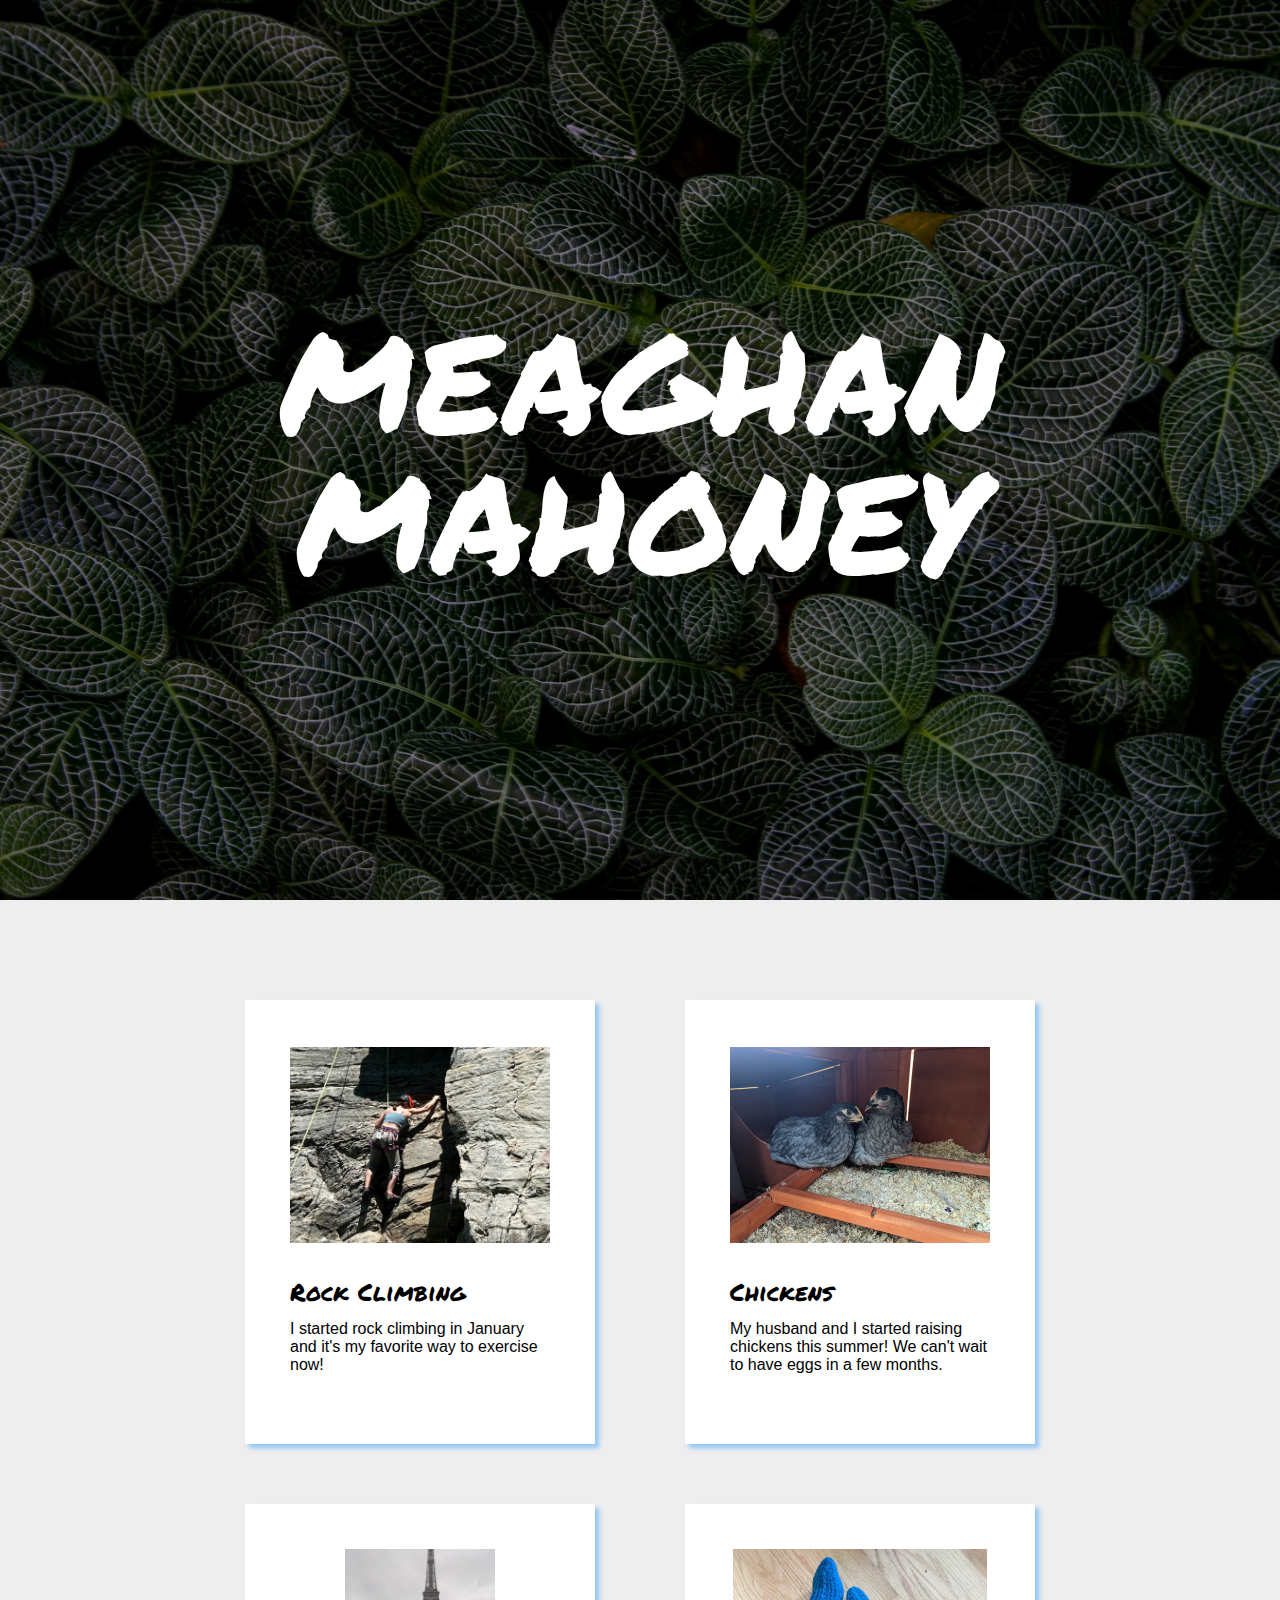
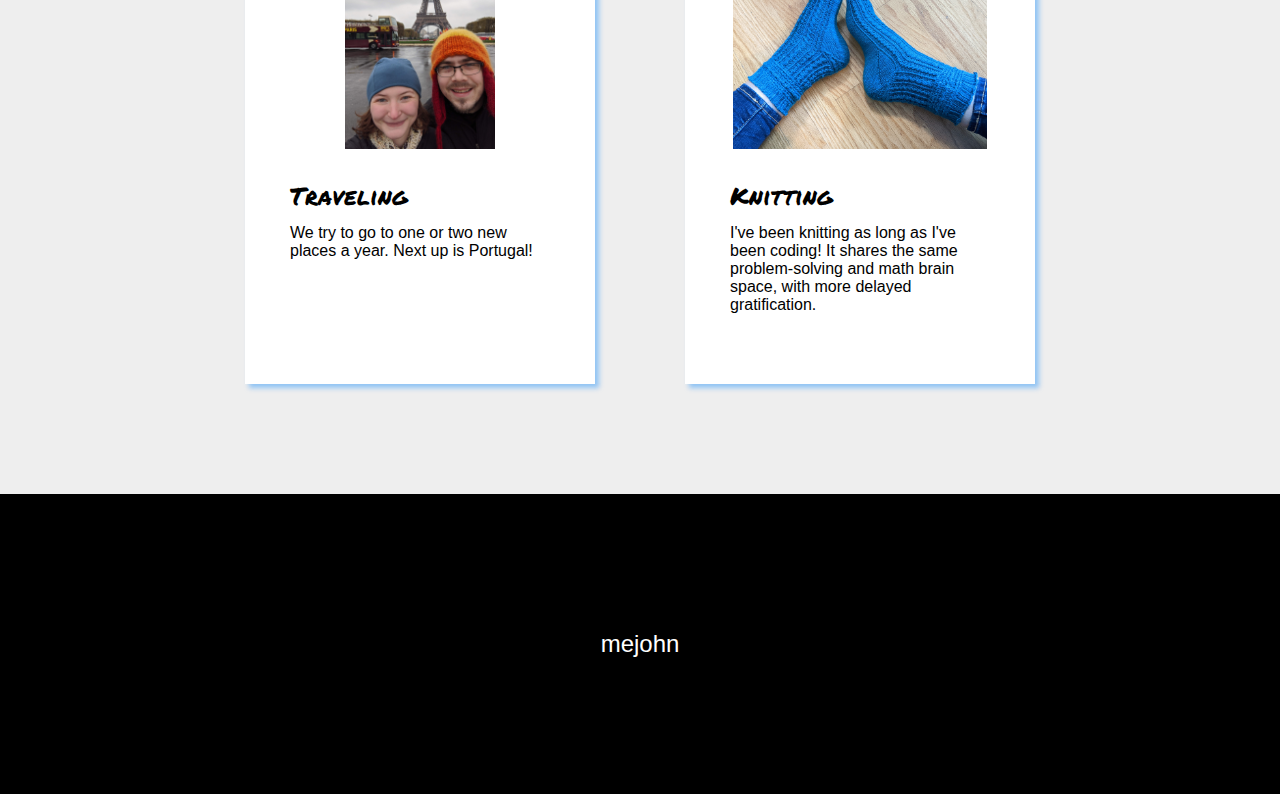
<file: index.html>
<!DOCTYPE html>
<html lang="en">
  <head>
    <meta charset="UTF-8" />
    <title>My Story</title>
    <link rel="stylesheet" href="style.css" />
    <link
      rel="icon"
      type="image/x-icon"
      href="https://code.s3.yandex.net/web-code/favicon.ico"
    />
  </head>
  <body class="page">
    <header class="header">
      <div class="overlay">
        <h1 class="header__title">Meaghan Mahoney</h1>
      </div>
    </header>
    <section class="content">
      <div class="card">
        <img class="card__image" src="./images/climbing.jpg" alt="">
        <h2 class="card__title">Rock Climbing</h2>
        <p class="card__paragraph">I started rock climbing in January and it's my favorite way to exercise now!</p>
      </div>
      <div class="card">
        <img class="card__image" src="./images/chickens.jpg" alt="">
        <h2 class="card__title">Chickens</h2>
        <p class="card__paragraph">My husband and I started raising chickens this summer! We can't wait to have eggs in a few months.</p>
      </div>
      <div class="card">
        <img class="card__image" src="./images/paris.jpg" alt="">
        <h2 class="card__title">Traveling</h2>
        <p class="card__paragraph">We try to go to one or two new places a year. Next up is Portugal!</p>
      </div>
      <div class="card">
        <img class="card__image" src="./images/knitting.jpg" alt="">
        <h2 class="card__title">Knitting</h2>
        <p class="card__paragraph">I've been knitting as long as I've been coding! It shares the same problem-solving and math brain space, with more delayed gratification.</p>
      </div>
    </section>
    <footer class="footer">
      <p class="footer__text">mejohn</p>
    </footer>
  </body>
</html>
</file>
<file: style.css>
@font-face {
  font-family: "Permanent Marker";
  src: url(./fonts/PermanentMarker.ttf) format("truetype"),
    url(./fonts/PermanentMarker.woff) format("woff");
}

body,
h1,
h2,
h3,
h4,
p,
a {
  margin: 0;
  font-size: 100%;
  font-weight: normal;
}

* {
  box-sizing: border-box;
}

.page {
  font-family: "Inter", sans-serif;
  background: #eeeeee;
}

.header {
  height: 100vh;
  background-image: url("./images/leaves.jpg");
  background-position: center;
  background-size: cover;
  background-repeat: no-repeat;
}

.header__title {
  font-family: "Permanent Marker", cursive;
  font-size: 140px;
  line-height: 140px;
  color: white;
  text-transform: uppercase;
  max-width: 1240px;
  margin: auto;
  text-align: center;
}

.overlay {
  width: 100%;
  height: 100%;
  background-color: rgba(0, 0, 0, 0.5);
  display: flex;
}

.content {
  display: flex;
  flex-wrap: wrap;
  justify-content: space-between;
  max-width: 790px;
  margin: 100px auto 50px;
}

.card {
  width: 350px;
  margin-bottom: 60px;
  padding: 45px 45px 70px;
  background: #fff;
  box-shadow: 4px 4px 5px rgba(0, 132, 255, 0.4);
}

.card__image {
  width: 100%;
  margin-bottom: 25px;
  height: 200px;
  object-fit: contain;
}

.card__title {
  font-family: "Permanent Marker", cursive;
  font-size: 24px;
  margin-bottom: 10px;
}

.card__paragraph {
  font-size: 16px;
}

.footer {
  display: flex;
  min-height: 300px;
  background-color: #000;
}

.footer__text {
  font-size: 24px;
  color: #fff;
  margin: auto;
}
</file>
